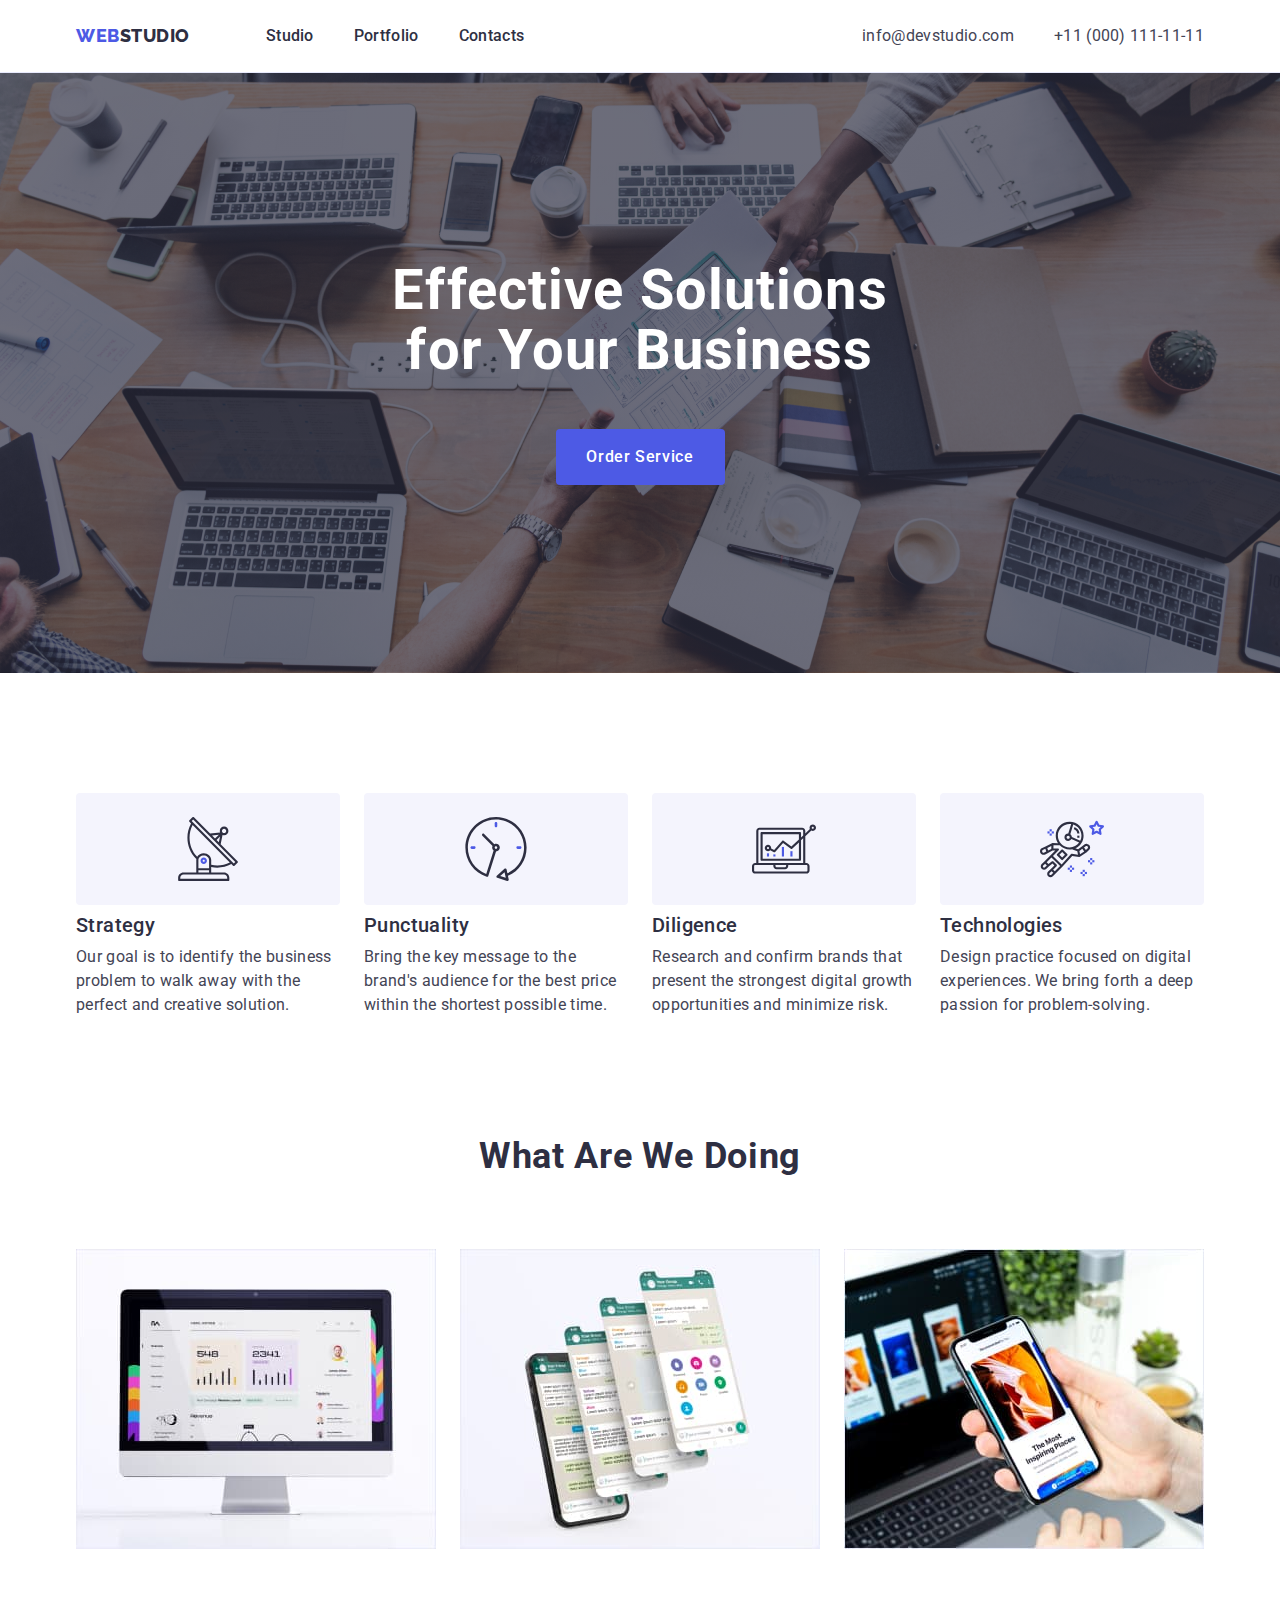
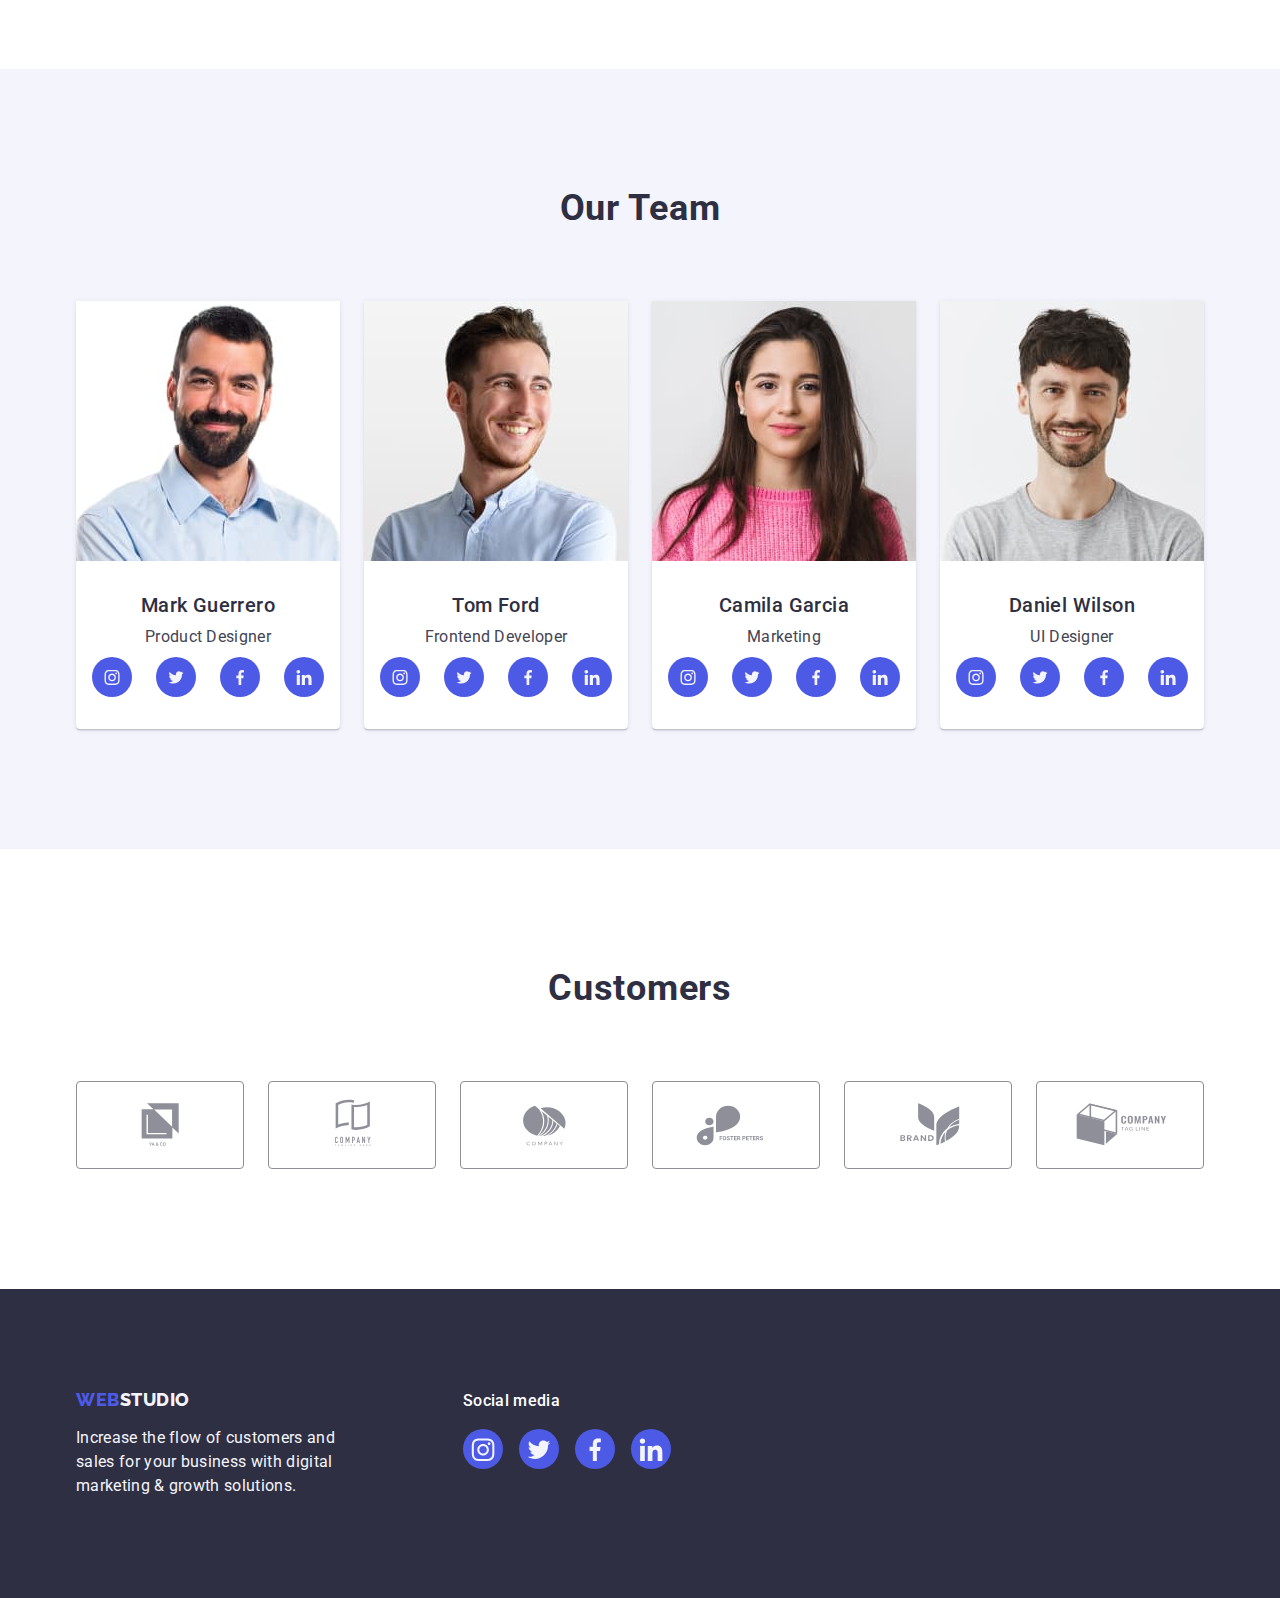
<file: index.html>
<!DOCTYPE html>
<html lang="en">
  <head>
    <meta charset="UTF-8" />
    <meta http-equiv="X-UA-Compatible" content="IE=edge" />
    <meta name="viewport" content="width=device-width, initial-scale=1.0" />
    <title>WebStudio</title>
    <link rel="preconnect" href="https://fonts.googleapis.com" />

    <link rel="preconnect" href="https://fonts.gstatic.com" crossorigin />
    <link
      href="https://fonts.googleapis.com/css2?family=Raleway:wght@800&family=Roboto:wght@400;500;700;900&display=swap"
      rel="stylesheet"
    />
    <link
      rel="stylesheet"
      href="https://cdnjs.cloudflare.com/ajax/libs/modern-normalize/2.0.0/modern-normalize.min.css"
    />
    <link rel="stylesheet" href="./css/styles.css" />
  </head>
  <body>
    <!----------- Header ----------->
    <header class="main-header">
      <div class="container main-container">
        <nav class="main-nav">
          <a class="logo link" href="./index.html"
            >Web<span class="logo-header-studio">Studio</span></a
          >
          <ul class="menu list">
            <li class="menu-item">
              <a class="menu-link link" href="./index.html">Studio</a>
            </li>
            <li class="menu-item">
              <a class="menu-link link" href="./portfolio.html">Portfolio</a>
            </li>
            <li class="menu-item">
              <a class="menu-link link" href="">Contacts</a>
            </li>
          </ul>
        </nav>
        <address class="contact-address">
          <ul class="list address-item">
            <li>
              <a
                class="contact-link section-text link"
                href="mailto:info@devstudio.com"
                >info@devstudio.com</a
              >
            </li>
            <li>
              <a class="contact-link section-text link" href="tel:+110001111111"
                >+11 (000) 111-11-11</a
              >
            </li>
          </ul>
        </address>
      </div>
    </header>

    <main>
      <!----------- Hero ----------->
      <section class="hero">
        <div class="container hero-container">
          <h1 class="hero-title">Effective Solutions for Your Business</h1>
          <button class="modal-btn title-buttons styles-btn" type="button">
            Order Service
          </button>
        </div>
      </section>
      <!----------- The way to success ----------->
      <section class="section-skill">
        <div class="container">
          <h2 class="text-title visually-hidden">The way to success</h2>
          <ul class="skill-list list">
            <li class="skill-item">
              <div class="icon-container">
                <svg class="svg-icon" width="64" height="64">
                  <use href="./images/icons.svg#icon-group"></use>
                </svg>
              </div>
              <h3 class="skill-title title-employee">Strategy</h3>
              <p class="skill-text section-text">
                Our goal is to identify the business problem to walk away with
                the perfect and creative solution.
              </p>
            </li>
            <li class="skill-item">
              <div class="icon-container">
                <svg class="svg-icon" width="64" height="64">
                  <use href="./images/icons.svg#icon-clock"></use>
                </svg>
              </div>
              <h3 class="skill-title title-employee">Punctuality</h3>

              <p class="skill-text section-text">
                Bring the key message to the brand's audience for the best price
                within the shortest possible time.
              </p>
            </li>
            <li class="skill-item">
              <div class="icon-container">
                <svg class="svg-icon" width="64" height="64">
                  <use href="./images/icons.svg#diagram"></use>
                </svg>
              </div>
              <h3 class="skill-title title-employee">Diligence</h3>

              <p class="skill-text section-text">
                Research and confirm brands that present the strongest digital
                growth opportunities and minimize risk.
              </p>
            </li>
            <li class="skill-item">
              <div class="icon-container">
                <svg class="svg-icon" width="64" height="64">
                  <use href="./images/icons.svg#astronaut"></use>
                </svg>
              </div>
              <h3 class="skill-title title-employee">Technologies</h3>

              <p class="skill-text section-text">
                Design practice focused on digital experiences. We bring forth a
                deep passion for problem-solving.
              </p>
            </li>
          </ul>
        </div>
      </section>
      <!----------- What are we doing ----------->
      <section class="about">
        <div class="container">
          <h2 class="about-item-text team-text">What are we doing</h2>
          <ul class="about-list list">
            <li class="about-list-item">
              <img
                src="./images/what-are-we-doing/img-com.jpg"
                alt="computer"
                width="360"
                height="300"
              />
            </li>
            <li class="about-list-item">
              <img
                src="./images/what-are-we-doing/img-phone.jpg"
                alt="phone"
                width="360"
                height="300"
              />
            </li>
            <li class="about-list-item">
              <img
                src="./images/what-are-we-doing/img-com-phone.jpg"
                alt="computer and phone"
                width="360"
                height="300"
              />
            </li>
          </ul>
        </div>
      </section>
      <!----------- Our Team ----------->
      <section class="my-team">
        <div class="container team-container">
          <h2 class="title-team team-text">Our Team</h2>
          <ul class="team-list list">
            <li class="team-item">
              <img
                src="./images/team/imgmark.jpg"
                alt="photo Mark Guerrero"
                width="264"
                height="260"
              />
              <div class="name-container">
                <h3 class="name-employee title-employee">Mark Guerrero</h3>
                <p class="position-employee section-text">Product Designer</p>
                <ul class="social-list-media list">
                  <li class="social-item">
                    <a href="" class="social-link">
                      <svg class="social-icon" width="16" height="16">
                        <use href="./images/icons.svg#instagram"></use>
                      </svg>
                    </a>
                  </li>
                  <li class="social-item">
                    <a href="" class="social-link">
                      <svg class="social-icon" width="16" height="16">
                        <use href="./images/icons.svg#twitter"></use>
                      </svg>
                    </a>
                  </li>
                  <li class="social-item">
                    <a href="" class="social-link">
                      <svg class="social-icon" width="16" height="16">
                        <use href="./images/icons.svg#facebook"></use>
                      </svg>
                    </a>
                  </li>
                  <li class="social-item">
                    <a href="" class="social-link">
                      <svg class="social-icon" width="16" height="16">
                        <use href="./images/icons.svg#linkedin"></use>
                      </svg>
                    </a>
                  </li>
                </ul>
              </div>
            </li>
            <li class="team-item">
              <img
                src="./images/team/imgtom.jpg"
                alt="photo Tom Ford"
                width="264"
                height="260"
              />
              <div class="name-container">
                <h3 class="name-employee title-employee">Tom Ford</h3>
                <p class="position-employee section-text">Frontend Developer</p>
                <ul class="social-list-media list">
                  <li class="social-item">
                    <a href="" class="social-link">
                      <svg class="social-icon" width="16" height="16">
                        <use href="./images/icons.svg#instagram"></use>
                      </svg>
                    </a>
                  </li>
                  <li class="social-item">
                    <a href="" class="social-link">
                      <svg class="social-icon" width="16" height="16">
                        <use href="./images/icons.svg#twitter"></use>
                      </svg>
                    </a>
                  </li>
                  <li class="social-item">
                    <a href="" class="social-link">
                      <svg class="social-icon" width="16" height="16">
                        <use href="./images/icons.svg#facebook"></use>
                      </svg>
                    </a>
                  </li>
                  <li class="social-item">
                    <a href="" class="social-link">
                      <svg class="social-icon" width="16" height="16">
                        <use href="./images/icons.svg#linkedin"></use>
                      </svg>
                    </a>
                  </li>
                </ul>
              </div>
            </li>
            <li class="team-item">
              <img
                src="./images/team/imgcamila.jpg"
                alt="photo Camila Garcia"
                width="264"
                height="260"
              />
              <div class="name-container">
                <h3 class="name-employee title-employee">Camila Garcia</h3>
                <p class="position-employee section-text">Marketing</p>
                <ul class="social-list-media list">
                  <li class="social-item">
                    <a href="" class="social-link">
                      <svg class="social-icon" width="16" height="16">
                        <use href="./images/icons.svg#instagram"></use>
                      </svg>
                    </a>
                  </li>
                  <li class="social-item">
                    <a href="" class="social-link">
                      <svg class="social-icon" width="16" height="16">
                        <use href="./images/icons.svg#twitter"></use>
                      </svg>
                    </a>
                  </li>
                  <li class="social-item">
                    <a href="" class="social-link">
                      <svg class="social-icon" width="16" height="16">
                        <use href="./images/icons.svg#facebook"></use>
                      </svg>
                    </a>
                  </li>
                  <li class="social-item">
                    <a href="" class="social-link">
                      <svg class="social-icon" width="16" height="16">
                        <use href="./images/icons.svg#linkedin"></use>
                      </svg>
                    </a>
                  </li>
                </ul>
              </div>
            </li>
            <li class="team-item">
              <img
                src="./images/team/imgdaniel.jpg"
                alt="photo Daniel Wilson"
                width="264"
                height="260"
              />
              <div class="name-container">
                <h3 class="name-employee title-employee">Daniel Wilson</h3>
                <p class="position-employee section-text">UI Designer</p>
                <ul class="social-list-media list">
                  <li class="social-item">
                    <a href="" class="social-link">
                      <svg class="social-icon" width="16" height="16">
                        <use href="./images/icons.svg#instagram"></use>
                      </svg>
                    </a>
                  </li>
                  <li class="social-item">
                    <a href="" class="social-link">
                      <svg class="social-icon" width="16" height="16">
                        <use href="./images/icons.svg#twitter"></use>
                      </svg>
                    </a>
                  </li>
                  <li class="social-item">
                    <a href="" class="social-link">
                      <svg class="social-icon" width="16" height="16">
                        <use href="./images/icons.svg#facebook"></use>
                      </svg>
                    </a>
                  </li>
                  <li class="social-item">
                    <a href="" class="social-link">
                      <svg class="social-icon" width="16" height="16">
                        <use href="./images/icons.svg#linkedin"></use>
                      </svg>
                    </a>
                  </li>
                </ul>
              </div>
            </li>
          </ul>
        </div>
      </section>
      <!------------ Company ------------>
      <section class="company">
        <div class="container">
          <h2 class="company-text team-text">Customers</h2>
          <ul class="company-list list">
            <li class="company-item">
              <a href="" class="company-link"
                ><svg class="company-icon" width="104" height="56">
                  <use href="./images/icons.svg#group-ya-co"></use>
                </svg>
              </a>
            </li>
            <li class="company-item">
              <a href="" class="company-link"
                ><svg class="company-icon" width="104" height="56">
                  <use href="./images/icons.svg#group-line-here"></use>
                </svg>
              </a>
            </li>
            <li class="company-item">
              <a href="" class="company-link"
                ><svg class="company-icon" width="104" height="56">
                  <use href="./images/icons.svg#group-company"></use>
                </svg>
              </a>
            </li>
            <li class="company-item">
              <a href="" class="company-link"
                ><svg class="company-icon" width="104" height="56">
                  <use href="./images/icons.svg#group-foster"></use>
                </svg>
              </a>
            </li>
            <li class="company-item">
              <a href="" class="company-link"
                ><svg class="company-icon" width="104" height="56">
                  <use href="./images/icons.svg#group-brand"></use>
                </svg>
              </a>
            </li>
            <li class="company-item">
              <a href="" class="company-link"
                ><svg class="company-icon" width="104" height="56">
                  <use href="./images/icons.svg#group-tag-line"></use>
                </svg>
              </a>
            </li>
          </ul>
        </div>
      </section>
    </main>
    <footer class="logo-text">
      <div class="container footer-container">
        <div class="footer-container-logo">
          <a class="logo logo-link-container link" href="./index.html"
            >Web<span class="logo-studio">Studio</span></a
          >
          <p class="text-footer section-text">
            Increase the flow of customers and sales for your business with
            digital marketing & growth solutions.
          </p>
        </div>
        <div class="media-container">
          <p class="social-media-text">Social media</p>
          <ul class="social-list list">
            <li class="social-item">
              <a href="" class="social-link-icon">
                <svg class="social-icon" width="24" height="24">
                  <use href="./images/icons.svg#instagram"></use>
                </svg>
              </a>
            </li>
            <li class="social-item">
              <a href="" class="social-link-icon">
                <svg class="social-icon" width="24" height="24">
                  <use href="./images/icons.svg#twitter"></use>
                </svg>
              </a>
            </li>
            <li class="social-item">
              <a href="" class="social-link-icon">
                <svg class="social-icon" width="24" height="24">
                  <use href="./images/icons.svg#facebook"></use>
                </svg>
              </a>
            </li>
            <li class="social-item">
              <a href="" class="social-link-icon">
                <svg class="social-icon" width="24" height="24">
                  <use href="./images/icons.svg#linkedin"></use>
                </svg>
              </a>
            </li>
          </ul>
        </div>
      </div>
    </footer>
  </body>
</html>
</file>
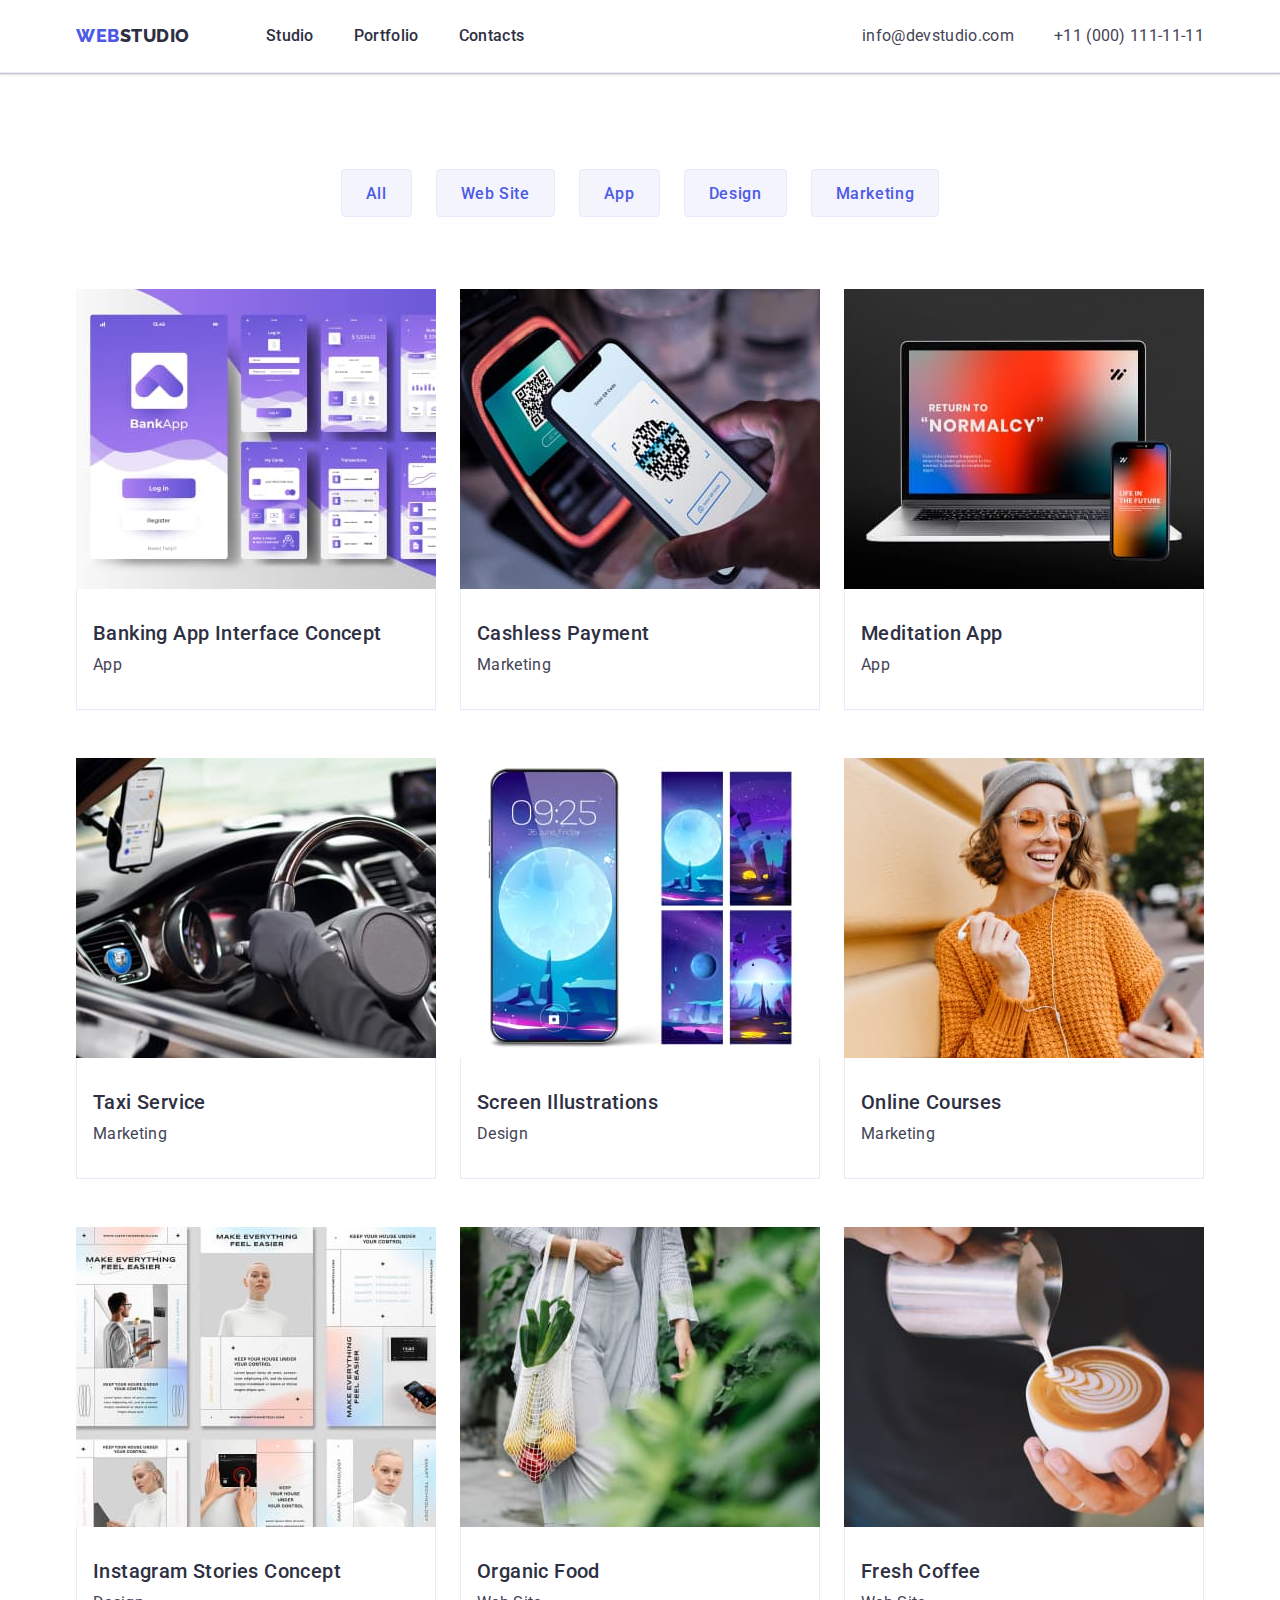
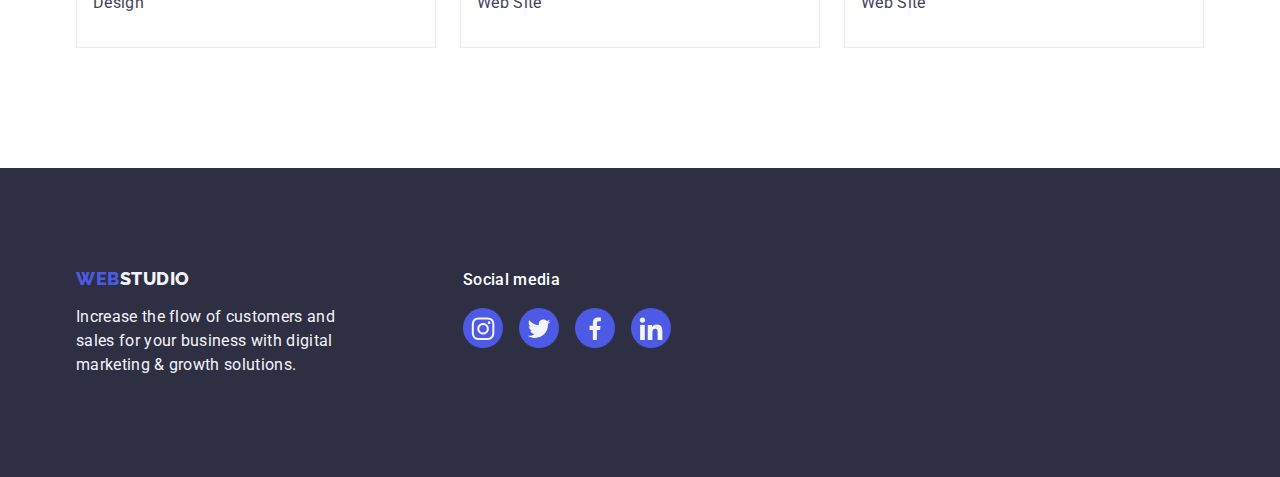
<file: portfolio.html>
<!DOCTYPE html>
<html lang="en">
  <head>
    <meta charset="UTF-8" />
    <meta http-equiv="X-UA-Compatible" content="IE=edge" />
    <meta name="viewport" content="width=device-width, initial-scale=1.0" />
    <title>Portfolio</title>
    <link rel="preconnect" href="https://fonts.googleapis.com" />
    <link
      rel="stylesheet"
      href="https://cdnjs.cloudflare.com/ajax/libs/modern-normalize/2.0.0/modern-normalize.min.css"
    />
    <link rel="preconnect" href="https://fonts.gstatic.com" crossorigin />
    <link
      href="https://fonts.googleapis.com/css2?family=Raleway:wght@800&family=Roboto:wght@400;500;700;900&display=swap"
      rel="stylesheet"
    />
    <link rel="stylesheet" href="./css/styles.css" />
  </head>
  <body>
    <!----------- Header ----------->
    <header class="main-header">
      <div class="container main-container">
        <nav class="main-nav">
          <a class="logo link" href="./index.html"
            >Web<span class="logo-header-studio">Studio</span></a
          >
          <ul class="menu list">
            <li class="menu-item">
              <a class="menu-link link" href="./index.html">Studio</a>
            </li>
            <li class="menu-item">
              <a class="menu-link link" href="./portfolio.html">Portfolio</a>
            </li>
            <li class="menu-item">
              <a class="menu-link link" href="">Contacts</a>
            </li>
          </ul>
        </nav>
        <address class="contact-address">
          <ul class="list address-item">
            <li>
              <a
                class="contact-link section-text link"
                href="mailto:info@devstudio.com"
                >info@devstudio.com</a
              >
            </li>
            <li>
              <a class="contact-link section-text link" href="tel:+110001111111"
                >+11 (000) 111-11-11</a
              >
            </li>
          </ul>
        </address>
      </div>
    </header>
    <!----------- hero ----------->
    <main>
      <section class="hero-portfolio">
        <div class="container">
          <h1 class="visually-hidden">Navigation Buttons</h1>
          <ul class="list buttons-container">
            <li class="buttons-portfolio">
              <button
                class="portfolio-button navigatiom-button title-buttons"
                type="button"
              >
                All
              </button>
            </li>
            <li class="buttons-portfolio">
              <button
                class="portfolio-button navigatiom-button title-buttons"
                type="button"
              >
                Web Site
              </button>
            </li>
            <li class="buttons-portfolio">
              <button
                class="portfolio-button navigatiom-button title-buttons"
                type="button"
              >
                App
              </button>
            </li>
            <li class="buttons-portfolio">
              <button
                class="portfolio-button navigatiom-button title-buttons"
                type="button"
              >
                Design
              </button>
            </li>
            <li class="buttons-portfolio">
              <button
                class="portfolio-button navigatiom-button title-buttons"
                type="button"
              >
                Marketing
              </button>
            </li>
          </ul>
          <ul class="list img-container">
            <li class="link-works-img">
              <a href="" class="link link-img-app"
                ><img
                  src="./images/sectiom-first/img-first.jpg"
                  alt="banking app interface"
                  width="360"
                  height="300"
                />
                <div class="menu-container">
                  <h2 class="img-first-text title-employee">
                    Banking App Interface Concept
                  </h2>
                  <p class="section-text text-second">App</p>
                </div></a
              >
            </li>
            <li class="link-works-img">
              <a href="" class="link link-img-app"
                ><img
                  src="./images/sectiom-first/img-second.jpg"
                  alt="payment"
                  width="360"
                  height="300"
                />
                <div class="menu-container">
                  <h2 class="img-first-text title-employee">
                    Cashless Payment
                  </h2>
                  <p class="section-text text-second">Marketing</p>
                </div></a
              >
            </li>
            <li class="link-works-img">
              <a href="" class="link link-img-app"
                ><img
                  src="./images/sectiom-first/img-third.jpg"
                  alt="app for meditation"
                  width="360"
                  height="300"
                />
                <div class="menu-container">
                  <h2 class="img-first-text title-employee">Meditation App</h2>
                  <p class="section-text text-second">App</p>
                </div></a
              >
            </li>
            <li class="link-works-img">
              <a href="" class="link link-img-app"
                ><img
                  src="./images/section-second/img-taxi.jpg"
                  alt="taxi"
                  width="360"
                  height="300"
                />
                <div class="menu-container">
                  <h2 class="img-first-text title-employee">Taxi Service</h2>
                  <p class="section-text text-second">Marketing</p>
                </div></a
              >
            </li>
            <li class="link-works-img">
              <a href="" class="link link-img-app"
                ><img
                  src="./images/section-second/img-phone.jpg"
                  alt="screenshot of topics"
                  width="360"
                  height="300"
                />
                <div class="menu-container">
                  <h2 class="img-first-text title-employee">
                    Screen Illustrations
                  </h2>
                  <p class="section-text text-second">Design</p>
                </div></a
              >
            </li>
            <li class="link-works-img">
              <a href="" class="link link-img-app"
                ><img
                  src="./images/section-second/img-women.jpg"
                  alt="women"
                  width="360"
                  height="300"
                />
                <div class="menu-container">
                  <h2 class="img-first-text title-employee">Online Courses</h2>
                  <p class="section-text text-second">Marketing</p>
                </div></a
              >
            </li>
            <li class="link-works-img">
              <a href="" class="link link-img-app"
                ><img
                  src="./images/section-web/img-Instagram.jpg"
                  alt="web-site design"
                  width="360"
                  height="300"
                />
                <div class="menu-container">
                  <h2 class="img-first-text title-employee">
                    Instagram Stories Concept
                  </h2>
                  <p class="section-text text-second">Design</p>
                </div></a
              >
            </li>
            <li class="link-works-img">
              <a href="" class="link link-img-app"
                ><img
                  src="./images/section-web/img-organic-food.jpg"
                  alt="woman going with groceries"
                  width="360"
                  height="300"
                />
                <div class="menu-container">
                  <h2 class="img-first-text title-employee">Organic Food</h2>
                  <p class="section-text text-second">Web Site</p>
                </div></a
              >
            </li>
            <li class="link-works-img">
              <a href="" class="link link-img-app"
                ><img
                  src="./images/section-web/img-coffee.jpg"
                  alt="barista prepare coffee"
                  width="360"
                  height="300"
                />
                <div class="menu-container">
                  <h2 class="img-first-text title-employee">Fresh Coffee</h2>
                  <p class="section-text text-second">Web Site</p>
                </div></a
              >
            </li>
          </ul>
        </div>
      </section>
    </main>
    <!----------- Footer ----------->
    <footer class="logo-text">
      <div class="container footer-container">
        <div class="footer-container-logo">
          <a class="logo logo-link-container link" href="./index.html"
            >Web<span class="logo-studio">Studio</span></a
          >
          <p class="text-footer section-text">
            Increase the flow of customers and sales for your business with
            digital marketing & growth solutions.
          </p>
        </div>
        <div class="media-container">
          <p class="social-media-text">Social media</p>
          <ul class="social-list list">
            <li class="social-item">
              <a href="" class="social-link-icon">
                <svg class="social-icon" width="24" height="24">
                  <use href="./images/icons.svg#instagram"></use>
                </svg>
              </a>
            </li>
            <li class="social-item">
              <a href="" class="social-link-icon">
                <svg class="social-icon" width="24" height="24">
                  <use href="./images/icons.svg#twitter"></use>
                </svg>
              </a>
            </li>
            <li class="social-item">
              <a href="" class="social-link-icon">
                <svg class="social-icon" width="24" height="24">
                  <use href="./images/icons.svg#facebook"></use>
                </svg>
              </a>
            </li>
            <li class="social-item">
              <a href="" class="social-link-icon">
                <svg class="social-icon" width="24" height="24">
                  <use href="./images/icons.svg#linkedin"></use>
                </svg>
              </a>
            </li>
          </ul>
        </div>
      </div>
    </footer>
  </body>
</html>
</file>
<file: css/styles.css>
h1,
h2,
h3,
h4,
h5,
h6,
p {
  margin-top: 0;
  margin-bottom: 0;
}
ul,
ol {
  margin-top: 0;
  margin-bottom: 0;
  padding: 0;
}
img {
  display: block;
}
.link {
  text-decoration: none;
}
.list {
  list-style: none;
}
body {
  font-family: "Roboto", sans-serif;
  background-color: #ffffff;
  color: #434455;
}
:root {
  --title-link-color: #404bbf;
  --title-first-color: #2e2f42;
  --text-color: #434455;
}
.title-buttons {
  font-family: "Roboto", sans-serif;
  font-weight: 500;
  font-size: 16px;
  line-height: 1.5;
  letter-spacing: 0.04em;
}

.section-text {
  font-weight: 400;
  font-size: 16px;
  line-height: 1.5;
  letter-spacing: 0.02em;
}
.team-text {
  font-weight: 700;
  font-size: 36px;
  line-height: 1.11;
  text-align: center;
  letter-spacing: 0.02em;
  text-transform: capitalize;
}
.title-employee {
  font-weight: 500;
  font-size: 20px;
  line-height: 1.2;
  letter-spacing: 0.02em;
}
.container {
  width: 1158px;
  padding-left: 15px;
  padding-right: 15px;
  margin: 0 auto;
}
.visually-hidden {
  position: absolute;
  width: 1px;
  height: 1px;
  margin: -1px;
  border: 0;
  padding: 0;
  white-space: nowrap;
  clip-path: inset(50%);
  clip: rect(0 0 0 0);
  overflow: hidden;
}
/* ================= COMPONENTS ================= */
.logo-text {
  background: #434455;
}
.logo-header-studio {
  color: #2e2f42;
}
.logo {
  font-family: "Raleway", sans-serif;
  font-weight: 800;
  font-size: 18px;
  line-height: 1.17;
  letter-spacing: 0.03em;
  text-transform: uppercase;
  color: #4d5ae5;
  margin-right: 76px;
}

/* ================= Header ================= */
.main-header {
  border-bottom: 1px solid #e7e9fc;
  box-shadow: 0px 2px 1px rgba(46, 47, 66, 0.08),
    0px 1px 1px rgba(46, 47, 66, 0.16), 0px 1px 6px rgba(46, 47, 66, 0.08);
}
.main-container {
  display: flex;
  align-items: center;
  justify-content: space-between;
}
.main-nav {
  display: flex;
  align-items: center;
}
.address-item {
  display: flex;
  align-items: center;
  padding-top: 24px;
  padding-bottom: 24px;
}

.address-item :not(:last-child) {
  margin-right: 40px;
}
.menu {
  display: flex;
  align-items: center;
}
.menu-link {
  font-weight: 500;
  font-size: 16px;
  line-height: 1.5;
  letter-spacing: 0.02em;
  color: var(--title-first-color);
  padding-top: 24px;
  padding-bottom: 24px;
}
.menu-item:not(:last-child) {
  margin-right: 40px;
}
.menu-link:hover,
.menu-link:focus {
  color: var(--title-link-color);
}

.contact-link:hover,
.contact-link:focus {
  color: var(--title-link-color);
}
.contact-link {
  color: var(--text-color);
}
.contact-address {
  font-style: normal;
}

/* =================== Hero =================== */
.hero-container {
  display: flex;
  flex-direction: column;
  align-items: center;
}

.hero {
  max-width: 1440px;
  margin: 0 auto;
  background: #2e2f42;
  padding-top: 188px;
  padding-bottom: 188px;
  background-image: linear-gradient(
      rgba(46, 47, 66, 0.7),
      rgba(46, 47, 66, 0.7)
    ),
    url("../images/people-office.jpg");
  background-repeat: no-repeat;
  background-position: center;
  background-size: cover;
}
.hero-title {
  font-weight: 700;
  font-size: 56px;
  line-height: 1.07;
  text-align: center;
  letter-spacing: 0.02em;
  color: #ffffff;
  max-width: 496px;
  margin: auto;
}
.style-btn {
  font-family: "Roboto", sans-serif;
}
.modal-btn {
  min-width: 169px;
  height: 56px;
  cursor: pointer;
  background: #4d5ae5;
  color: #ffffff;
  margin-top: 48px;
  border: none;
  border-radius: 4px;
}
.modal-btn:hover,
.modal-btn:focus {
  background: #404bbf;
}
/* =================== to success =================== */
.section-skill {
  padding-top: 120px;
  padding-bottom: 120px;
}
.skill-list {
  display: flex;
  gap: 24px;
}
.skill-title {
  color: var(--title-first-color);
  margin-bottom: 8px;
}
.skill-text {
  color: var(--text-color);
  width: 264px;
}
.icon-container {
  display: flex;
  align-items: center;
  justify-content: center;
  width: 264px;
  height: 112px;
  background: #f4f4fd;
  border-radius: 4px;
  margin-bottom: 8px;
}
.svg-icon {
  align-items: center;
  justify-content: center;
}

/* =================== What are we doing =================== */
.about {
  padding-bottom: 120px;
}
.about-list {
  display: flex;
  gap: 24px;
  justify-content: center;
}
.about-item-text {
  color: var(--title-first-color);
  margin: 0 auto;
  margin-bottom: 72px;
}

/* =================== Our Team =================== */
.name-container {
  padding: 32px 16px;
}
.my-team {
  padding-top: 120px;
  padding-bottom: 120px;
}
.team-list {
  display: flex;
  gap: 24px;
  justify-content: center;
}
.my-team {
  background-color: #f4f4fd;
}
.title-team {
  color: var(--title-first-color);
  margin-bottom: 72px;
}
.name-employee {
  color: var(--title-first-color);
  text-align: center;
  margin-bottom: 8px;
}

.position-employee {
  color: var(--text-color);
  text-align: center;
  margin-bottom: 8px;
}
.team-item {
  background-color: #ffffff;
  border-radius: 0px 0px 4px 4px;
  box-shadow: 0px 1px 6px rgba(46, 47, 66, 0.08),
    0px 1px 1px rgba(46, 47, 66, 0.16), 0px 2px 1px rgba(46, 47, 66, 0.08);
}
.social-link {
  display: flex;
  justify-content: center;
  align-items: center;
  width: 40px;
  height: 40px;
  border-radius: 50%;
  background-color: #4d5ae5;
 
}
.social-list-media {
  display: flex;
  justify-content: center;
  gap: 24px;
}
.social-link:hover,
.social-link:focus {
  background-color: #404bbf;
}

/* =================== Company =================== */
.company {
  padding-top: 120px;
  padding-bottom: 120px;
}

.company-text {
  color: var(--title-first-color);
  margin-bottom: 72px;
}
.company-list {
  display: flex;
  justify-content: center;
  gap: 24px;
}

.company-item {
}
.company-link {
  display: flex;
  justify-content: center;
  align-items: center;
  width: 168px;
  height: 88px;
  border: 1px solid #8e8f99;
  border-radius: 4px;
  color: #8e8f99;
}
.company-link:hover,
.company-link:focus {
  background-color: #ffffff;
  border-color: #404bbf;
  color: #404bbf;
  fill: var(--title-link-color);
}
/* .company-icon:hover,
.company-icon:focus {
  fill: #404bbf;
} */
.company-icon {
  fill: currentColor;
}

/* =================== Footer =================== */
.footer-container-logo {
  margin-right: 120px;
}
.logo-text {
  padding-top: 100px;
  padding-bottom: 100px;
}
.logo-link-container {
  display: inline-block;
  margin-bottom: 16px;
}

.text-footer {
  width: 267px;
  color: #f4f4fd;
}

.logo-studio {
  color: #f4f4fd;
}

.logo-text {
  background-color: #2e2f42;
}
.footer-container {
  display: flex;
  align-items: baseline;
}

.media-container {
}
.social-media-text {
  font-weight: 500;
  font-size: 16px;
  line-height: 1.5;
  letter-spacing: 0.02em;
  color: #ffffff;
  margin-bottom: 16px;
}
.social-link-icon {
  display: flex;
  justify-content: center;
  align-items: center;
  width: 40px;
  height: 40px;
  border-radius: 50%;
  background-color: #4d5ae5;
}
.social-list {
  display: flex;
  justify-content: center;
  gap: 16px;
}
.social-link-icon:hover,
.social-link-icon:focus {
  background-color: #31d0aa;
}
.social-icon {
  fill: #f4f4fd;
}
/* =================== Portfolio =================== */
.hero-portfolio {
  padding-top: 96px;
  padding-bottom: 120px;
}
.buttons-container {
  display: flex;
  justify-content: center;
  gap: 24px;
  margin-bottom: 72px;
}
.menu-container {
  padding: 32px 16px;
  border: 1px solid #e7e9fc;
  border-top: none;
}

.img-container {
  display: flex;
  flex-wrap: wrap;
  justify-content: center;
  gap: 24px;
  row-gap: 48px;
}

.portfolio-button {
  font-family: "Roboto", sans-serif;
}
.navigatiom-button {
  min-width: 69px;
  height: 48px;
  background: #f4f4fd;
  color: #4d5ae5;
  border: 1px solid #e7e9fc;
  border-radius: 4px;
  padding: 12px 24px;
}
.portfolio-button:hover,
.portfolio-button:focus {
  cursor: pointer;
  background: #404bbf;
  color: #ffffff;
  border: 1px solid transparent;
  box-shadow: 0px 3px 1px rgba(0, 0, 0, 0.1), 0px 2px 1px rgba(0, 0, 0, 0.08),
    0px 2px 2px rgba(0, 0, 0, 0.12);
}
.img-first-text {
  line-height: 1.2;
  color: var(--title-first-color);
  margin-bottom: 8px;
}
.text-second {
  color: var(--text-color);
}

.link-img-app {
  display: block;
}
.link-img-app:hover,
.link-img-app:focus {
  box-shadow: 0px 1px 6px rgba(46, 47, 66, 0.08),
    0px 1px 1px rgba(46, 47, 66, 0.16), 0px 2px 1px rgba(46, 47, 66, 0.08);
}
</file>
